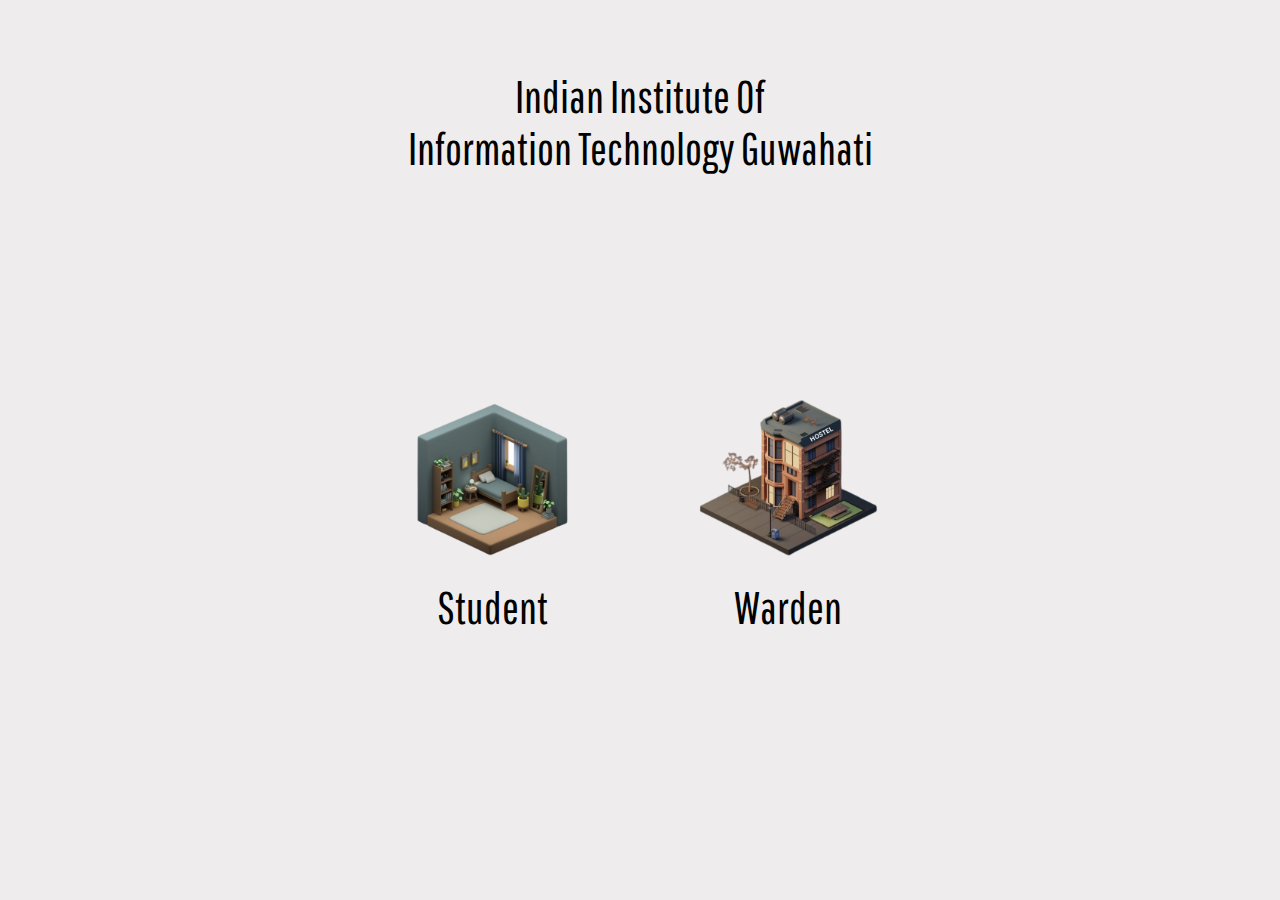
<file: MatchMyRoom-main/MatchMyRoom-main/homepage/index.html>
<!DOCTYPE html>
<html lang="en">
<head>
    <meta charset="UTF-8">
    <meta name="viewport" content="width=device-width, initial-scale=1.0">
    <title>Website</title>
    <link rel="stylesheet" href="style.css">
    <link rel="preconnect" href="https://fonts.googleapis.com">
<link rel="preconnect" href="https://fonts.gstatic.com" crossorigin>
<link href="https://fonts.googleapis.com/css2?family=Pathway+Gothic+One&display=swap" rel="stylesheet">
</head>
<body>
    <div class="section">
        <div class="first-div"> <h1 id="h1">Indian Institute Of</h1>
            <h1>Information Technology Guwahati</h1></div>
       <div class="second-div">
        <div class="left-part">
            <div class="left-part1">  
            </div>
           <div class="left-part2">
           <!-- <button onclick="window.location.href='student_page.html'">Warden</button>  -->
           <a href="/student_login"  target="_blank">Student</a>

           
           </div>
        </div>
        <div class="right-part">
            <div class="right-part1"></div>
            <div class="right-part2">
             <!--   <button onclick="window.location.href='warden_page.html'">Warden</button> -->
             <a href="/warden_Login">Warden</a>
            </div>
        </div>
        
        
    </div>
    </div>
</body>
</html>
</file>
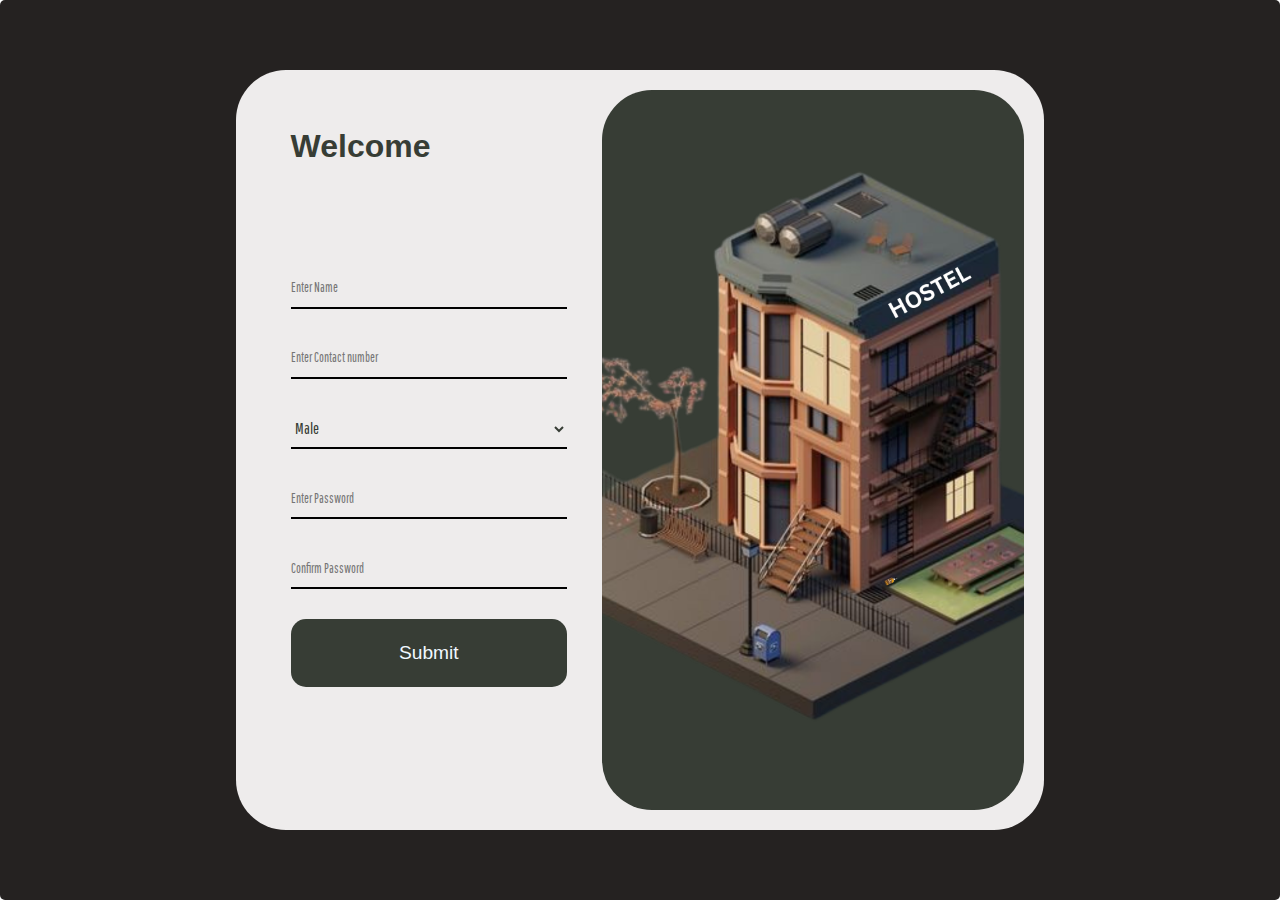
<file: MatchMyRoom-main/MatchMyRoom-main/homepage/warden/warden_account/index.html>
<!DOCTYPE html>
<html lang="en">
<head>
    <meta charset="UTF-8">
    <meta name="viewport" content="width=device-width, initial-scale=1.0">
    <title>Document</title>
    <link rel="stylesheet" href="style.css">
    <link rel="preconnect" href="https://fonts.googleapis.com">
<link rel="preconnect" href="https://fonts.gstatic.com" crossorigin>
<link href="https://fonts.googleapis.com/css2?family=Pathway+Gothic+One&display=swap" rel="stylesheet">
</head>
<body>
     <div class="outer">
        <div class="inner">
            <div class="left-part">
               
                <div class="left2">
                <h1>Welcome </h1>
                
            </div>
            <div class="left3">
                  
                    <input type="text" placeholder="Enter Name" name="name" required>
                    <input type="number" placeholder="Enter Contact number "  required>
                    <select name="gender" id="gender">
                        <option value="Male"  class="m" selected>Male</option>
                        <option value="female" class="m" >Female</option>
                    </select>
                    

                    <input type="password" placeholder="Enter Password" name="password" required>
                    <input type="password" placeholder="Confirm Password" name="password" required>
                   
                    <button type="button">Submit</button>
            </div>
              <div class="left4">
               
              </div>
            </div>
            <div class="right-part"></div>
        </div>
     </div>
</body>
</html>
</file>
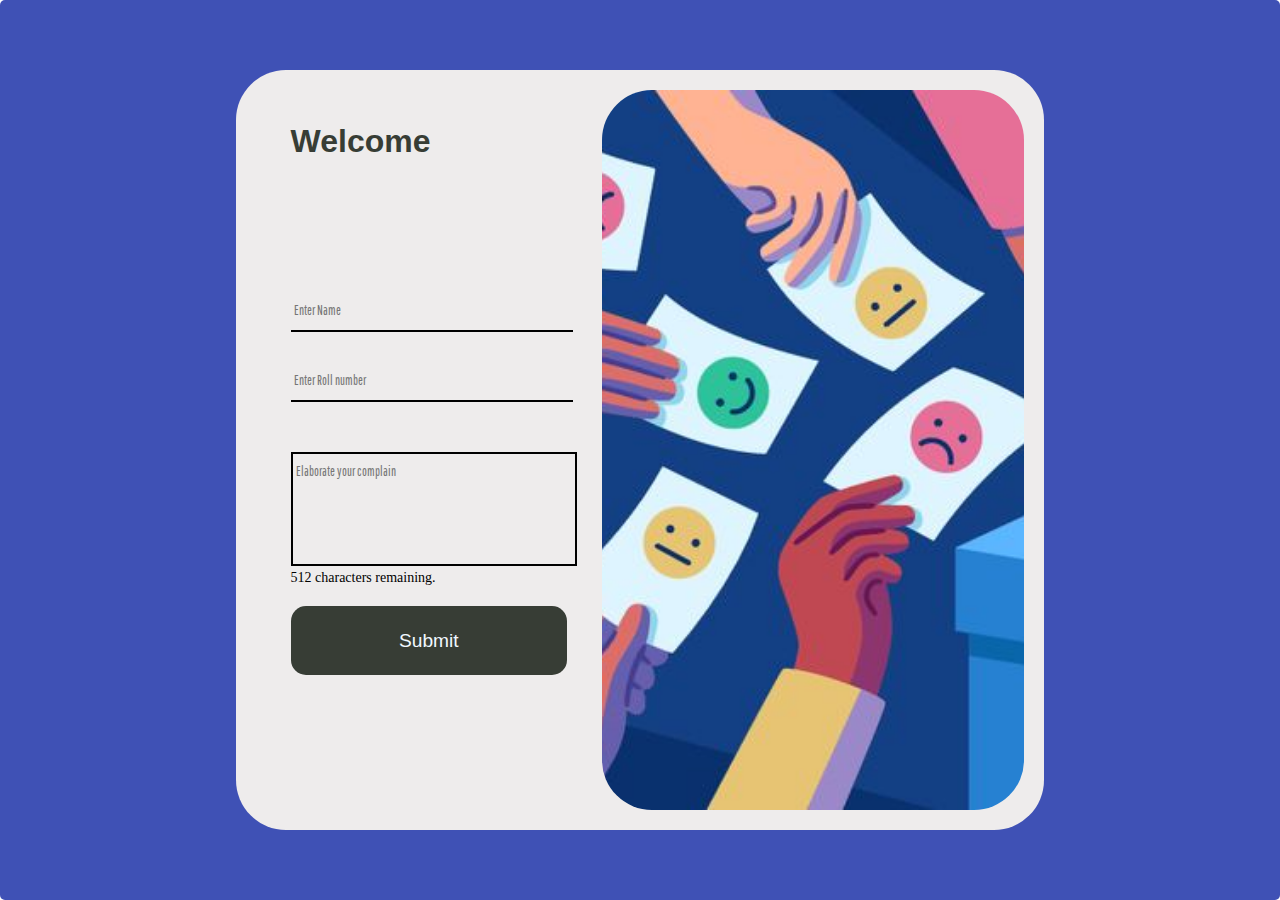
<file: MatchMyRoom-main/MatchMyRoom-main/homepage/complain.html>
<!DOCTYPE html>
<html lang="en">
<head>
    <meta charset="UTF-8">
    <meta name="viewport" content="width=device-width, initial-scale=1.0">
    <title>Document</title>
    <link rel="stylesheet" href="complaint-style.css">
    <link rel="preconnect" href="https://fonts.googleapis.com">
<link rel="preconnect" href="https://fonts.gstatic.com" crossorigin>
<link href="https://fonts.googleapis.com/css2?family=Pathway+Gothic+One&display=swap" rel="stylesheet">
</head>
<body>
     <div class="outer">
        <div class="inner">
            <div class="left-part">
               
                <div class="left2">
                <h1>Welcome </h1>
                
            </div>
            <div class="left3">
                  
                    <input type="text" placeholder="Enter Name" name="name"  id="name"required>
                    <input type="number" placeholder="Enter Roll number "id="roll_number"  required>
                    
                    
                    <textarea maxlength="512" oninput="updateCharacterCount(this)"class= "description" id="complaint-description" placeholder="Elaborate your complain" name="complaint-description" rows="3" cols="98" required></textarea>
                    
<p class="char"><span id="characterCount">512</span> characters remaining.</p>
                   
                    <button id="submitButton" type="button">Submit</button>
            </div>
              <div class="left4">
               
              </div>
            </div>
            <div class="right-part"></div>
        </div>
     </div>
</body>
</html>
<script src="complain-script.js" ></script>
</file>
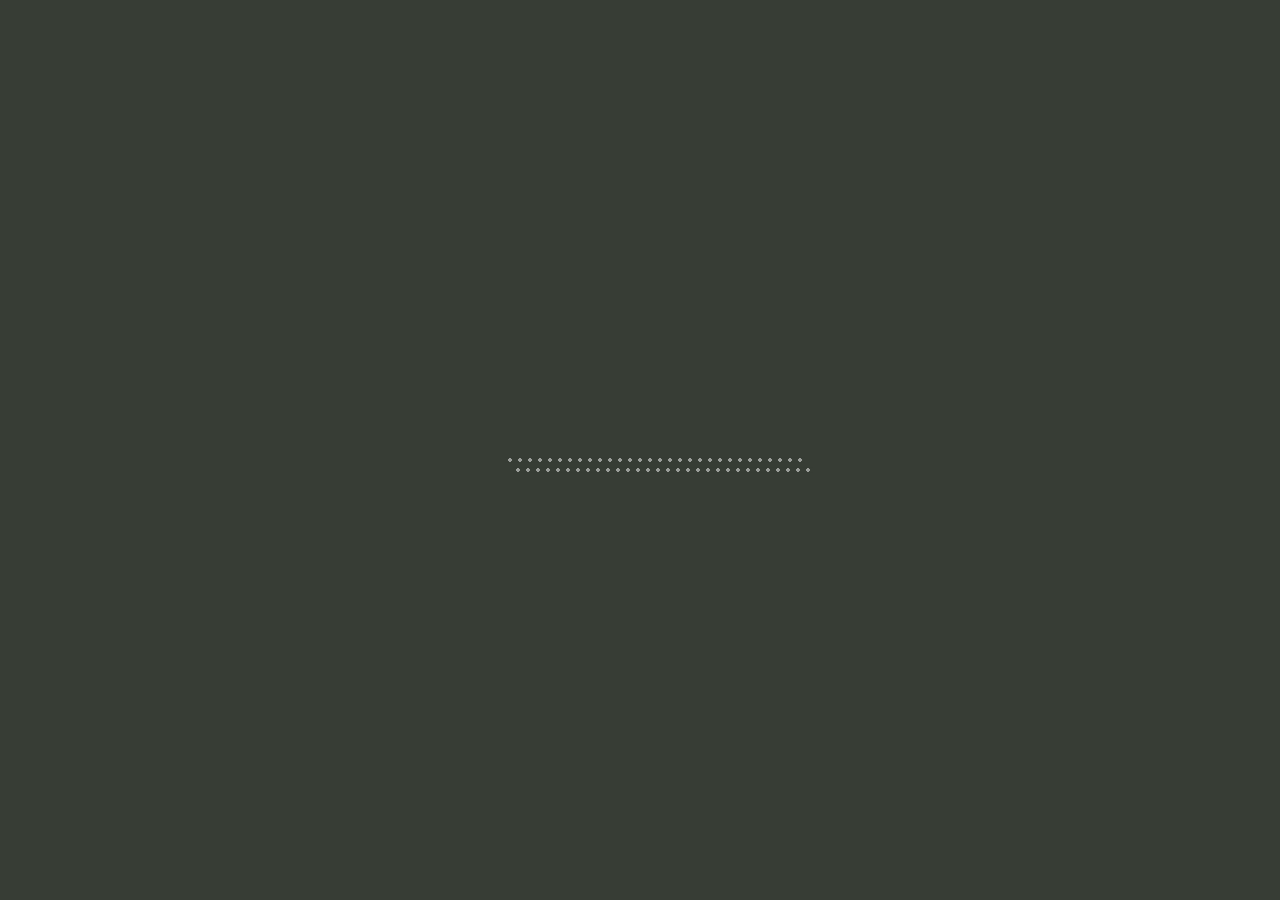
<file: MatchMyRoom-main/MatchMyRoom-main/homepage/loader.html>
<!DOCTYPE html>
<html lang="en">
<head>
    <meta charset="UTF-8">
    <meta name="viewport" content="width=device-width, initial-scale=1.0">
    <title>Document</title>
    <link rel="stylesheet" href="loader.css">
    <link rel="preconnect" href="https://fonts.googleapis.com">
<link rel="preconnect" href="https://fonts.gstatic.com" crossorigin>
<link href="https://fonts.googleapis.com/css2?family=Pathway+Gothic+One&display=swap" rel="stylesheet">
</head>
<body>
<div id ="loader">
  <div class="bookshelf_wrapper">
    <ul class="books_list">
      <li class="book_item first"></li>
      <li class="book_item second"></li>
      <li class="book_item third"></li>
      <li class="book_item fourth"></li>
      <li class="book_item fifth"></li>
      <li class="book_item sixth"></li>
    </ul>
    
    <div class="shelf"></div>
    <!-- <h1 class ="processing">Processing</h1> -->
  </div>
</div>
  <script src="loader-script.js" type="module"></script>
</body>
</html>
</file>
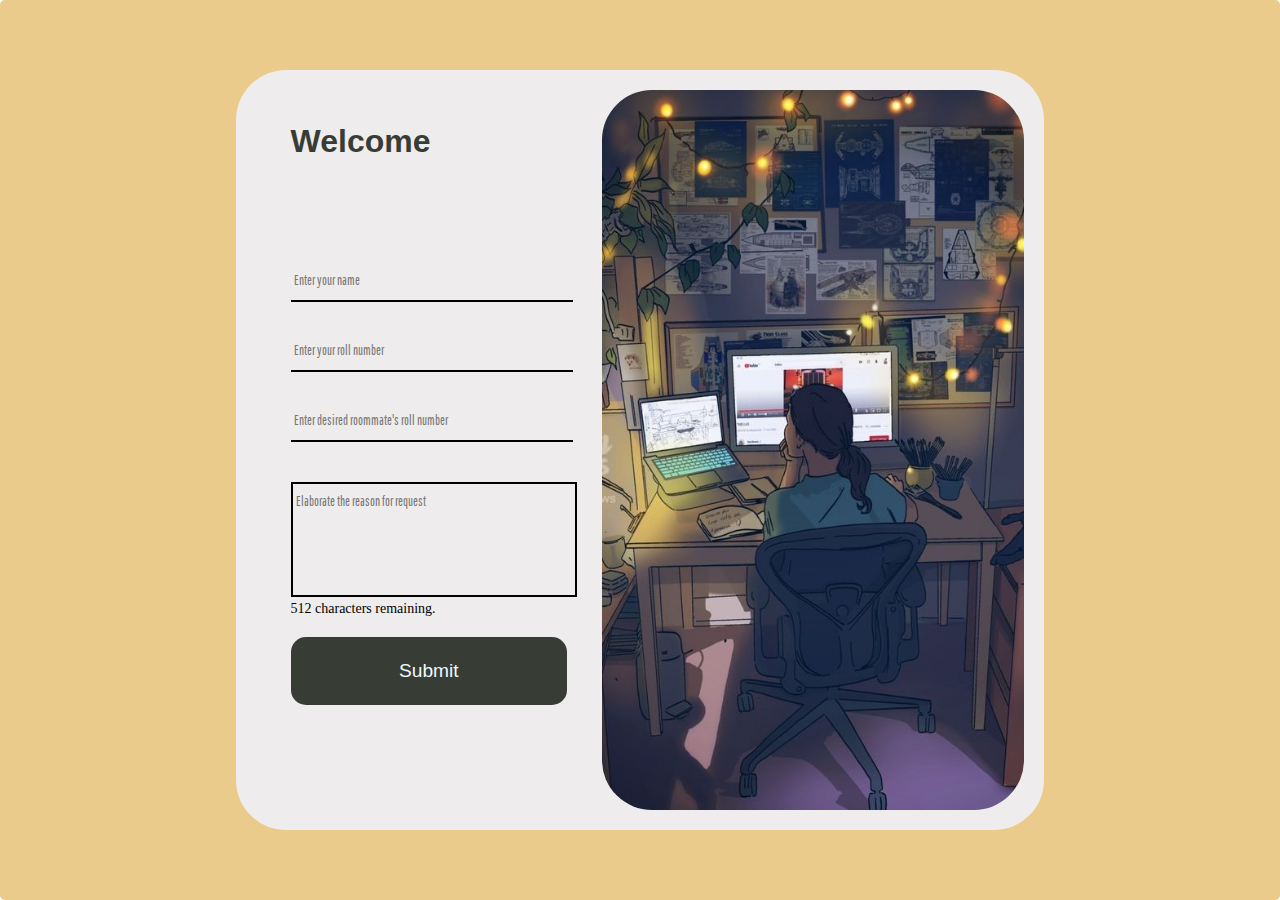
<file: MatchMyRoom-main/MatchMyRoom-main/homepage/roommate_change/roommate_change.html>
<!DOCTYPE html>
<html lang="en">
<head>
    <meta charset="UTF-8">
    <meta name="viewport" content="width=device-width, initial-scale=1.0">
    <title>Document</title>
    <link rel="stylesheet" href="style.css">
    <link rel="preconnect" href="https://fonts.googleapis.com">
<link rel="preconnect" href="https://fonts.gstatic.com" crossorigin>
<link href="https://fonts.googleapis.com/css2?family=Pathway+Gothic+One&display=swap" rel="stylesheet">
</head>
<body>
     <div class="outer">
        <div class="inner">
            <div class="left-part">
               
                <div class="left2">
                <h1>Welcome </h1>
                
            </div>
            <div class="left3">
                  
                    <input type="text" placeholder="Enter your name" name="name" id ="name" required>
                    <input type="number" placeholder="Enter your roll number " id="student_roll_number" required>
                    <input type ="number" placeholder="Enter desired roommate's roll number" id ="roommate_roll_number" required>
                    
                    <textarea maxlength="512" oninput="updateCharacterCount(this)"class= "complaint" id="complaint-description" placeholder="Elaborate the reason for request" name="complaint-description" rows="3" cols="98" required></textarea>
                    
<p class="char"><span id="characterCount">512</span> characters remaining.</p>
                    
                   
                    <button id="submitButton" type="button">Submit</button>
            </div>
              <div class="left4">
               
              </div>
            </div>
            <div class="right-part"></div>
        </div>
     </div>
</body>
</html>
<script src="roommate_change.js"></script>
</file>
<file: MatchMyRoom-main/MatchMyRoom-main/homepage/style.css>
body,html{
    width: 100vw;
    height: 100vh;
}
*{
    margin: 0px;
    padding: 0px;
}
.section{
    height: 100%;
    width: 100%; 
    display: flex;
    justify-content: center;
    align-items: center;
    flex-direction: column;
    background-color: rgb(238, 236, 236);
}
.first-div{
    height: 10%;
    width: 100%;
    text-align: center;
    
    font-family: 'Gill Sans', 'Gill Sans MT', Calibri, 'Trebuchet MS', sans-serif;
}
.second-div{
    height: 90%;
    width: 100%;
    display: flex;
    flex-direction: row;
    justify-content: center;
    align-items: center;
 
}
#student{
    color: black;
}
h1{
   font-family: "Pathway Gothic One", sans-serif;
  font-weight: 400;
  font-style: normal;
font-size: 3.5vw; 
color: black;

}
#h1{
    margin-top: 70px;
}

a{
    width: 150px;
    height: 90px;
    color: black;
    font-family: "Pathway Gothic One", sans-serif;
    font-weight: 400;
    font-style: normal;
    font-size: 3.5vw;
    text-decoration: none;
}
.left-part{
    height: 20vw;
    width: 20vw;
    display: flex;
    flex-direction: column;
    align-items: center;
    text-align: center;
    margin-right: 20px;
    margin-top: 20px;
    justify-content: center;
}

.left-part1{
    height: 16vw;
    width: 16vw;
   background-image: url(student.png);
   background-position: center;
   background-size: cover;

   border-radius: 10px;
   
}
.right-part{
    height: 20vw;
    width: 20vw;
    display: flex;
    flex-direction: column;
    align-items: center;
   text-align: center;
    margin-top: 20px;
    margin-left: 20px;
}
.right-part1{
    height: 16vw;
    width: 16vw;
  background-image: url(HOSTEL.png);
   background-position: center;
   background-size: cover;
   border-radius: 10px;

}
</file>
<file: MatchMyRoom-main/MatchMyRoom-main/homepage/warden/warden_account/style.css>
body,html{
    width: 100%;
    height: 100%;
}
*{
    margin: 0px;
    padding: 0px;
}
.outer{
    height: 100vh;
    width: 100vw; 
    border-radius: 5px;
    display: flex;
    justify-content: center;
    align-items: center;
    flex-direction: column;
    background-color: #252221;
}
.inner{
    width: 60vw;
    height: 80vh;
    display: flex;
    flex-direction: row;
    background-color: rgb(238, 236, 236);
    border-radius: 50px;
   padding: 20px;
}
.left-part{
    width: 45%;
    height: 100%;
    display: flex;
    flex-direction: column;
    justify-content: center;
    align-items: center;
    
}
.right-part{
    width: 55%;
    height: 100%;
    background-color:#373D35;
    border-radius: 50px;
    background-image: url(HOSTEL.png);
    background-position: center;
    background-size: cover;
    box-sizing: cover;
}

input[type=text]{
    margin-top: 10px;
    padding: 10px 0px;
    height: 4%;
   width: 100%;
   font-family: "Pathway Gothic One", sans-serif;
   font-weight: 400;
   font-style: normal;
 font-size: 1vw;
   border: none;
   background-color: rgb(238, 236, 236);
   margin-bottom: 20px;
   border-bottom: 2px solid black;
   
   }
   input[type=password]{
    margin-top: 10px;
    padding: 10px 0px;
    height: 4%;
   width: 100%;
   font-family: "Pathway Gothic One", sans-serif;
   font-weight: 400;
   font-style: normal;
 font-size: 1vw;
   border: none;
   background-color: rgb(238, 236, 236);
   margin-bottom: 20px;
   border-bottom: 2px solid black;

   }
   input[type=number]{
    margin-top: 10px;
    padding: 10px 0px;
    height: 4%;
   width: 100%;
   font-family: "Pathway Gothic One", sans-serif;
   font-weight: 400;
   font-style: normal;
 font-size: 1vw;
   border: none;
   background-color: rgb(238, 236, 236);
   margin-bottom: 20px;
   border-bottom: 2px solid black;
   
   }
a{
    color: #373D35;;
    font-family: "Pathway Gothic One", sans-serif;
    font-weight: 400;
    font-style: normal;
  font-size: 1vw;
  text-decoration: underline;
}
.left1{
    width: 80%;
    height: 12%;
    display: flex;
    justify-content: start;
}
.left2{
    width: 80%;
    height: 15%;
    margin-top: 0px;
    display: flex;
    flex-direction: column;
    justify-content: start;
    margin-bottom: 10px;
    

}
.left3{
    width: 80%;
    height: 63%;
    margin-top: 0px;
    display: flex;
    flex-direction: column;
    justify-content: center;
    align-items: center;
}
.left4{
    width: 80%;
    height: 10%;
    
    justify-content: center;
    display: flex;
    justify-content: start;
    align-items: center;
}

h1{
    margin-bottom: 5px;
    font-weight: bolder;
    font-family: 'Gill Sans', 'Gill Sans MT', Calibri, 'Trebuchet MS', sans-serif;
    font-size: 2.5vw;
    color: #373D35;;
    
}
#gender {
    margin-top: 10px;
    height: 40px; /* Adjust height as needed */
    width: 100%;
    font-family: "Pathway Gothic One", sans-serif;
    font-weight: 400;
    font-style: normal;
    color: #373D35;
    font-size: 16px; /* Adjust font size as needed */
    border: none;
    background-color: rgb(238, 236, 236);
    margin-bottom: 20px;
    border-bottom: 2px solid black;
  }
  
  .m {
    color: #373D35;
  }
  
button{
    padding: 4px;
    width: 100%;
    height: 15%;
    margin-top: 10px;
    cursor: pointer;
  font-size: 1.5vw;
  border-radius: 15px;
  color: aliceblue;
  border: none;
  background-color: #373D35;;
  text-align: center;
 
}
h2{
    color: #373D35;;
    font-family: "Pathway Gothic One", sans-serif;
    font-weight: 400;
    font-style: normal;
    font-size: 1vw;
}
</file>
<file: MatchMyRoom-main/MatchMyRoom-main/homepage/complaint-style.css>
body,html{
    width: 100%;
    height: 100%;
}
*{
    margin: 0px;
    padding: 0px;
}
.outer{
    height: 100vh;
    width: 100vw; 
    border-radius: 5px;
    display: flex;
    justify-content: center;
    align-items: center;
    flex-direction: column;
    background-color: #3f51b5;
}
.inner{
    width: 60vw;
    height: 80vh;
    display: flex;
    flex-direction: row;
    background-color: rgb(238, 236, 236);
    border-radius: 50px;
   padding: 20px;
}
.left-part{
    width: 45%;
    height: 100%;
    display: flex;
    flex-direction: column;
    justify-content: center;
    align-items: center;
    
}
.right-part{
    width: 55%;
    height: 100%;
    background-color:#504c9d;
    border-radius: 50px;
    background-image: url(complain.jpg);
    background-position: center;
    background-size: cover;
    box-sizing: cover;
}

input[type=text]{
    margin-top: 10px;
    padding: 10px 3px;
    height: 4%;
   width: 100%;
   font-family: "Pathway Gothic One", sans-serif;
   font-weight: 400;
   font-style: normal;
 font-size: 1vw;
   border: none;
   background-color: rgb(238, 236, 236);
   margin-bottom: 20px;
   border-bottom: 2px solid black;
   
   }

   input[type=number]{
    margin-top: 10px;
    padding: 10px 3px;
    height: 4%;
   width: 100%;
   font-family: "Pathway Gothic One", sans-serif;
   font-weight: 400;
   font-style: normal;
 font-size: 1vw;
   border: none;
   background-color: rgb(238, 236, 236);
   margin-bottom: 20px;
   border-bottom: 2px solid black;
   
   }

   input[type=date]{
    margin-top: 10px;
    padding: 10px 3px;
    height: 4%;
   width: 100%;
   font-family: "Pathway Gothic One", sans-serif;
   font-weight: 400;
   font-style: normal;
 font-size: 1vw;
   border: none;
   background-color: rgb(238, 236, 236);
   margin-bottom: 20px;
   border-bottom: 2px solid black;
   
   }
a{
    color: #373D35;;
    font-family: "Pathway Gothic One", sans-serif;
    font-weight: 400;
    font-style: normal;
  font-size: 1vw;
  text-decoration: underline;
}
.left1{
    width: 80%;
    height: 12%;
    display: flex;
    justify-content: start;
}
.left2{
    width: 80%;
    height: 15%;
    margin-top: 0px;
    display: flex;
    flex-direction: column;
    justify-content: start;
    margin-bottom: 20px;
    

}
.left3{
    width: 80%;
    height: 63%;
    margin-top: 0px;
    display: flex;
    flex-direction: column;
    justify-content: center;
    /* align-items: center; */
}
.left4{
    width: 80%;
    height: 10%;
    
    justify-content: center;
    display: flex;
    justify-content: start;
    align-items: center;
}
.char{
  font: weight 1px;
  margin-bottom: 10px;
  font-size: 14px;
  align-self: left;
}
h1{
    margin-bottom: 5px;
    font-weight: bolder;
    font-family: 'Gill Sans', 'Gill Sans MT', Calibri, 'Trebuchet MS', sans-serif;
    font-size: 2.5vw;
    color: #373D35;;
    
}
#complain {
    margin-top: 10px;
    height: 40px; /* Adjust height as needed */
    width: 100%;
    font-family: "Pathway Gothic One", sans-serif;
    font-weight: 400;
    font-style: normal;
    color: #373D35;
    font-size: 16px; /* Adjust font size as needed */
    border: none;
    background-color: rgb(238, 236, 236);
    margin-bottom: 20px;
    border-bottom: 2px solid black;
  }
  
  .m {
    color: #373D35;
  }
  
button{
    padding: 4px;
    width: 100%;
    height: 15%;
    margin-top: 10px;
    cursor: pointer;
  font-size: 1.5vw;
  border-radius: 15px;
  color: aliceblue;
  border: none;
  background-color: #373D35;;
  text-align: center;
 
}
h2{
    color: #373D35;;
    font-family: "Pathway Gothic One", sans-serif;
    font-weight: 400;
    font-style: normal;
    font-size: 1vw;
}

.description{
    margin-top: 30px;
    padding: 10px 3px;
    height: 20%; /* Adjust height as needed */
    width: 100%;
    font-family: "Pathway Gothic One", sans-serif;
    font-weight: 400;
    font-style: normal;
    font-size: 1vw;
    overflow: hidden; /* hide any content that overflows the container */
    text-overflow: ellipsis; /* display an ellipsis (...) to indicate truncated text */
    white-space: nowrap;
    border: 2px solid;
    background-color: rgb(238, 236, 236);
    margin-bottom: 4px;
    border-bottom: 2px solid black;
    resize: none !important;/* Prevent resizing of the textarea */
}
</file>
<file: MatchMyRoom-main/MatchMyRoom-main/homepage/loader.css>
body {
    background-color: #373D35;
    width: 100%;
    height: 100vh;
    margin: 0;
  }
  
  .bookshelf_wrapper {
    position: absolute;
    top: 50%;
    left: 50%;
    transform: translate(-50%, -50%);
  }
  
  .books_list {
    margin: 0 auto;
    width: 300px;
    padding: 0;
  }
  
  .book_item {
    position: absolute;
    top: -120px;
    box-sizing: border-box;
    list-style: none;
    width: 40px;
    height: 120px;
    opacity: 0;
    background-color: #8B4513; /* Brown color for the books */
    border: 5px solid black; /* Black border for the books */
    transform-origin: bottom left;
    transform: translateX(300px);
    animation: travel 2500ms linear infinite;
  }
  
  .book_item.first {
    top: -140px;
    height: 140px;
  }
  
  .book_item.first:before,
  .book_item.first:after {
    content: "";
    position: absolute;
    top: 10px;
    left: 0;
    width: 100%;
    height: 5px;
    background-color: black;
  }
  
  .book_item.first:after {
    top: initial;
    bottom: 10px;
  }
  
  .book_item.second:before,
  .book_item.second:after,
  .book_item.fifth:before,
  .book_item.fifth:after {
    box-sizing: border-box;
    content: "";
    position: absolute;
    top: 10px;
    left: 0;
    width: 100%;
    height: 17.5px;
    border-top: 5px solid black;
    border-bottom: 5px solid black;
  }
  
  .book_item.second:after,
  .book_item.fifth:after {
    top: initial;
    bottom: 10px;
  }
  
  .book_item.third:before,
  .book_item.third:after {
    box-sizing: border-box;
    content: "";
    position: absolute;
    top: 10px;
    left: 9px;
    width: 12px;
    height: 12px;
    border-radius: 50%;
    border: 5px solid black;
  }
  
  .book_item.third:after {
    top: initial;
    bottom: 10px;
  }
  
  .book_item.fourth {
    top: -130px;
    height: 130px;
  }
  
  .book_item.fourth:before {
    box-sizing: border-box;
    content: "";
    position: absolute;
    top: 46px;
    left: 0;
    width: 100%;
    height: 17.5px;
    border-top: 5px solid black;
    border-bottom: 5px solid black;
  }
  
  .book_item.fifth {
    top: -100px;
    height: 100px;
  }
  
  .book_item.sixth {
    top: -140px;
    height: 140px;
  }
  
  .book_item.sixth:before {
    box-sizing: border-box;
    content: "";
    position: absolute;
    bottom: 31px;
    left: 0px;
    width: 100%;
    height: 5px;
    background-color: black;
  }
  
  .book_item.sixth:after {
    box-sizing: border-box;
    content: "";
    position: absolute;
    bottom: 10px;
    left: 9px;
    width: 12px;
    height: 12px;
    border-radius: 50%;
    border: 5px solid black;
  }
  
  .book_item:nth-child(2) {
    animation-delay: 416.6666666667ms;
  }
  
  .book_item:nth-child(3) {
    animation-delay: 833.3333333333ms;
  }
  
  .book_item:nth-child(4) {
    animation-delay: 1250ms;
  }
  
  .book_item:nth-child(5) {
    animation-delay: 1666.6666666667ms;
  }
  
  .book_item:nth-child(6) {
    animation-delay: 2083.3333333333ms;
  }
  
  .shelf {
    width: 300px;
    height: 5px;
    margin: 0 auto;
    position: relative;
  }
  
  .shelf:before,
  .shelf:after {
    content: "";
    position: absolute;
    width: 100%;
    height: 100%;
    background: #373D35;
    background-image: radial-gradient(rgba(255, 255, 255, 0.5) 30%, transparent 0);
    background-size: 10px 10px;
    background-position: 0 -2.5px;
    top: 200%;
    left: 5%;
    animation: move 250ms linear infinite;
  }
  
  .shelf:after {
    top: 400%;
    left: 7.5%;
  }
  
  @keyframes move {
    from {
      background-position-x: 0;
    }
    to {
      background-position-x: 10px;
    }
  }
  
  @keyframes travel {
    0% {
      opacity: 0;
      transform: translateX(300px) rotateZ(0deg) scaleY(1);
    }
    6.5% {
      transform: translateX(279.5px) rotateZ(0deg) scaleY(1.1);
    }
    8.8% {
      transform: translateX(273.6px) rotateZ(0deg) scaleY(1);
    }
    10% {
      opacity: 1;
      transform: translateX(270px) rotateZ(0deg);
    }
    17.6% {
      transform: translateX(247.2px) rotateZ(-30deg);
    }
    45% {
      transform: translateX(165px) rotateZ(-30deg);
    }
    49.5% {
      transform: translateX(151.5px) rotateZ(-45deg);
    }
    61.5% {
      transform: translateX(115.5px) rotateZ(-45deg);
    }
    67% {
      transform: translateX(99px) rotateZ(-60deg);
    }
    76% {
      transform: translateX(72px) rotateZ(-60deg);
    }
    83.5% {
      opacity: 1;
      transform: translateX(49.5px) rotateZ(-90deg);
    }
    90% {
      opacity: 0;
    }
    100% {
      opacity: 0;
      transform: translateX(0px) rotateZ(-90deg);
    }
  }
</file>
<file: MatchMyRoom-main/MatchMyRoom-main/homepage/roommate_change/style.css>
body,html{
    width: 100%;
    height: 100%;
}
*{
    margin: 0px;
    padding: 0px;
}
.outer{
    height: 100vh;
    width: 100vw; 
    border-radius: 5px;
    display: flex;
    justify-content: center;
    align-items: center;
    flex-direction: column;
    background-color: #ebcb8b;
}
.inner{
    width: 60vw;
    height: 80vh;
    display: flex;
    flex-direction: row;
    background-color: rgb(238, 236, 236);
    border-radius: 50px;
   padding: 20px;
}
.left-part{
    width: 45%;
    height: 100%;
    display: flex;
    flex-direction: column;
    justify-content: center;
    align-items: center;
    
}
.right-part{
    width: 55%;
    height: 100%;
    background-color:#504c9d;
    border-radius: 50px;
    background-image: url(room_change.jpg);
    background-position: center;
    background-size: cover;
    box-sizing: cover;
}

input[type=text]{
    margin-top: 10px;
    padding: 10px 3px;
    height: 4%;
   width: 100%;
   font-family: "Pathway Gothic One", sans-serif;
   font-weight: 400;
   font-style: normal;
 font-size: 1vw;
   border: none;
   background-color: rgb(238, 236, 236);
   margin-bottom: 20px;
   border-bottom: 2px solid black;
   
   }
   input[type=number]{
    margin-top: 10px;
    padding: 10px 3px;
    height: 4%;
   width: 100%;
   font-family: "Pathway Gothic One", sans-serif;
   font-weight: 400;
   font-style: normal;
 font-size: 1vw;
   border: none;
   background-color: rgb(238, 236, 236);
   margin-bottom: 20px;
   border-bottom: 2px solid black;
   
   }

   input[type=date]{
    margin-top: 10px;
    padding: 10px 0px;
    height: 4%;
   width: 100%;
   font-family: "Pathway Gothic One", sans-serif;
   font-weight: 400;
   font-style: normal;
 font-size: 1vw;
   border: none;
   background-color: rgb(238, 236, 236);
   margin-bottom: 20px;
   border-bottom: 2px solid black;
   
   }
a{
    color: #373D35;;
    font-family: "Pathway Gothic One", sans-serif;
    font-weight: 400;
    font-style: normal;
  font-size: 1vw;
  text-decoration: underline;
}
.left1{
    width: 80%;
    height: 12%;
    display: flex;
    justify-content: start;
}
.left2{
    width: 80%;
    height: 15%;
    margin-top: 0px;
    display: flex;
    flex-direction: column;
    justify-content: start;
    margin-bottom: 20px;
    

}
.left3{
    width: 80%;
    height: 63%;
    margin-top: 0px;
    display: flex;
    flex-direction: column;
    justify-content: center;
    /* align-items: center; */
}
.char{
  font: weight 1px;
  margin-bottom: 10px;
  font-size: 14px;
  align-self: left;
}
.left4{
    width: 80%;
    height: 10%;
    
    justify-content: center;
    display: flex;
    justify-content: start;
    align-items: center;
}

h1{
    margin-bottom: 5px;
    font-weight: bolder;
    font-family: 'Gill Sans', 'Gill Sans MT', Calibri, 'Trebuchet MS', sans-serif;
    font-size: 2.5vw;
    color: #373D35;;
    
}
#complain {
    margin-top: 10px;
    height: 40px; /* Adjust height as needed */
    width: 100%;
    font-family: "Pathway Gothic One", sans-serif;
    font-weight: 400;
    font-style: normal;
    color: #373D35;
    font-size: 16px; /* Adjust font size as needed */
    border: none;
    background-color: rgb(238, 236, 236);
    margin-bottom: 20px;
    border-bottom: 2px solid black;
  }
  
  .m {
    color: #373D35;
  }
  
button{
    padding: 4px;
    width: 100%;
    height: 15%;
    margin-top: 10px;
    cursor: pointer;
  font-size: 1.5vw;
  border-radius: 15px;
  color: aliceblue;
  border: none;
  background-color: #373D35;;
  text-align: center;
 
}
h2{
    color: #373D35;;
    font-family: "Pathway Gothic One", sans-serif;
    font-weight: 400;
    font-style: normal;
    font-size: 1vw;
}

.complaint{
  margin-top: 20px;
  padding: 10px 3px;
  height: 20%; /* Adjust height as needed */
  width: 100%;
  font-family: "Pathway Gothic One", sans-serif;
  font-weight: 400;
  font-style: normal;
  font-size: 1vw;
  overflow: hidden; /* hide any content that overflows the container */
  text-overflow: ellipsis; /* display an ellipsis (...) to indicate truncated text */
  white-space: nowrap;
  border: 2px solid;
  background-color: rgb(238, 236, 236);
  margin-bottom: 4px;
  border-bottom: 2px solid black;
  resize: none !important;/* Prevent resizing of the textarea */
}
</file>
